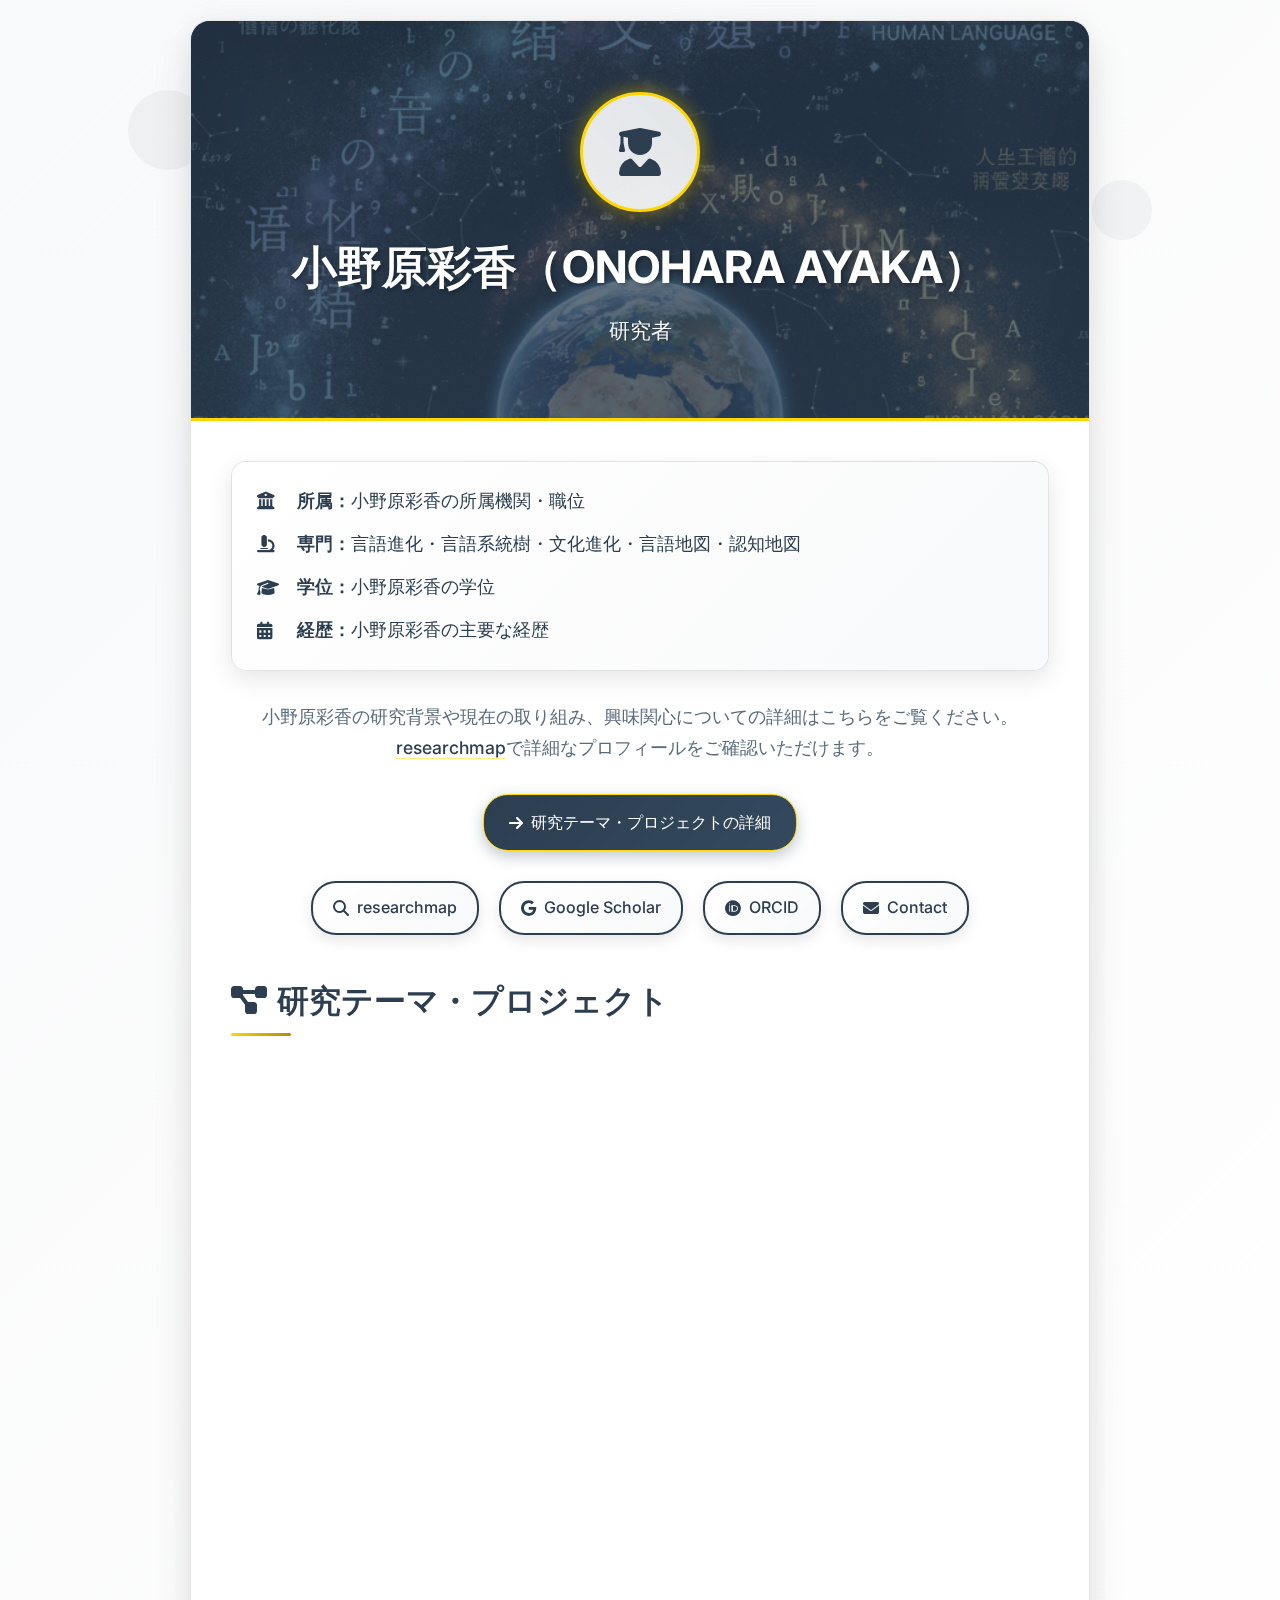
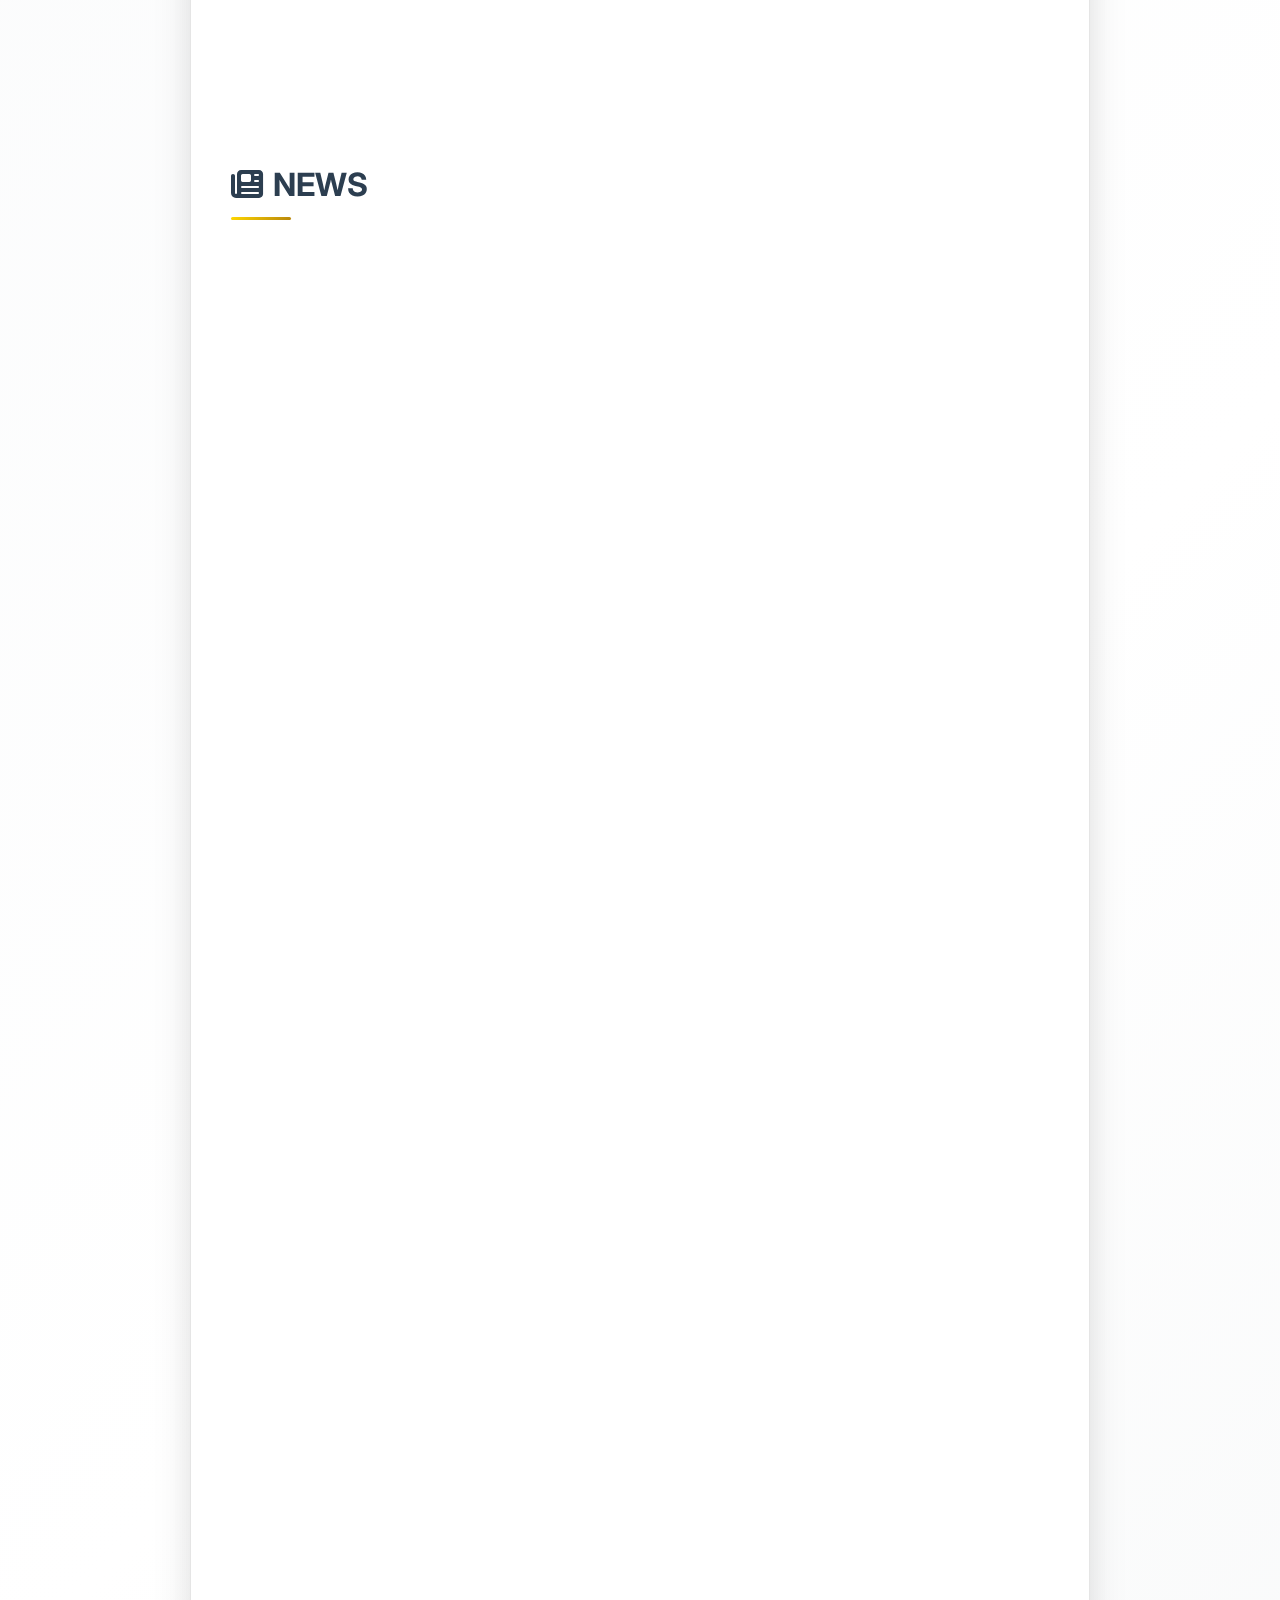
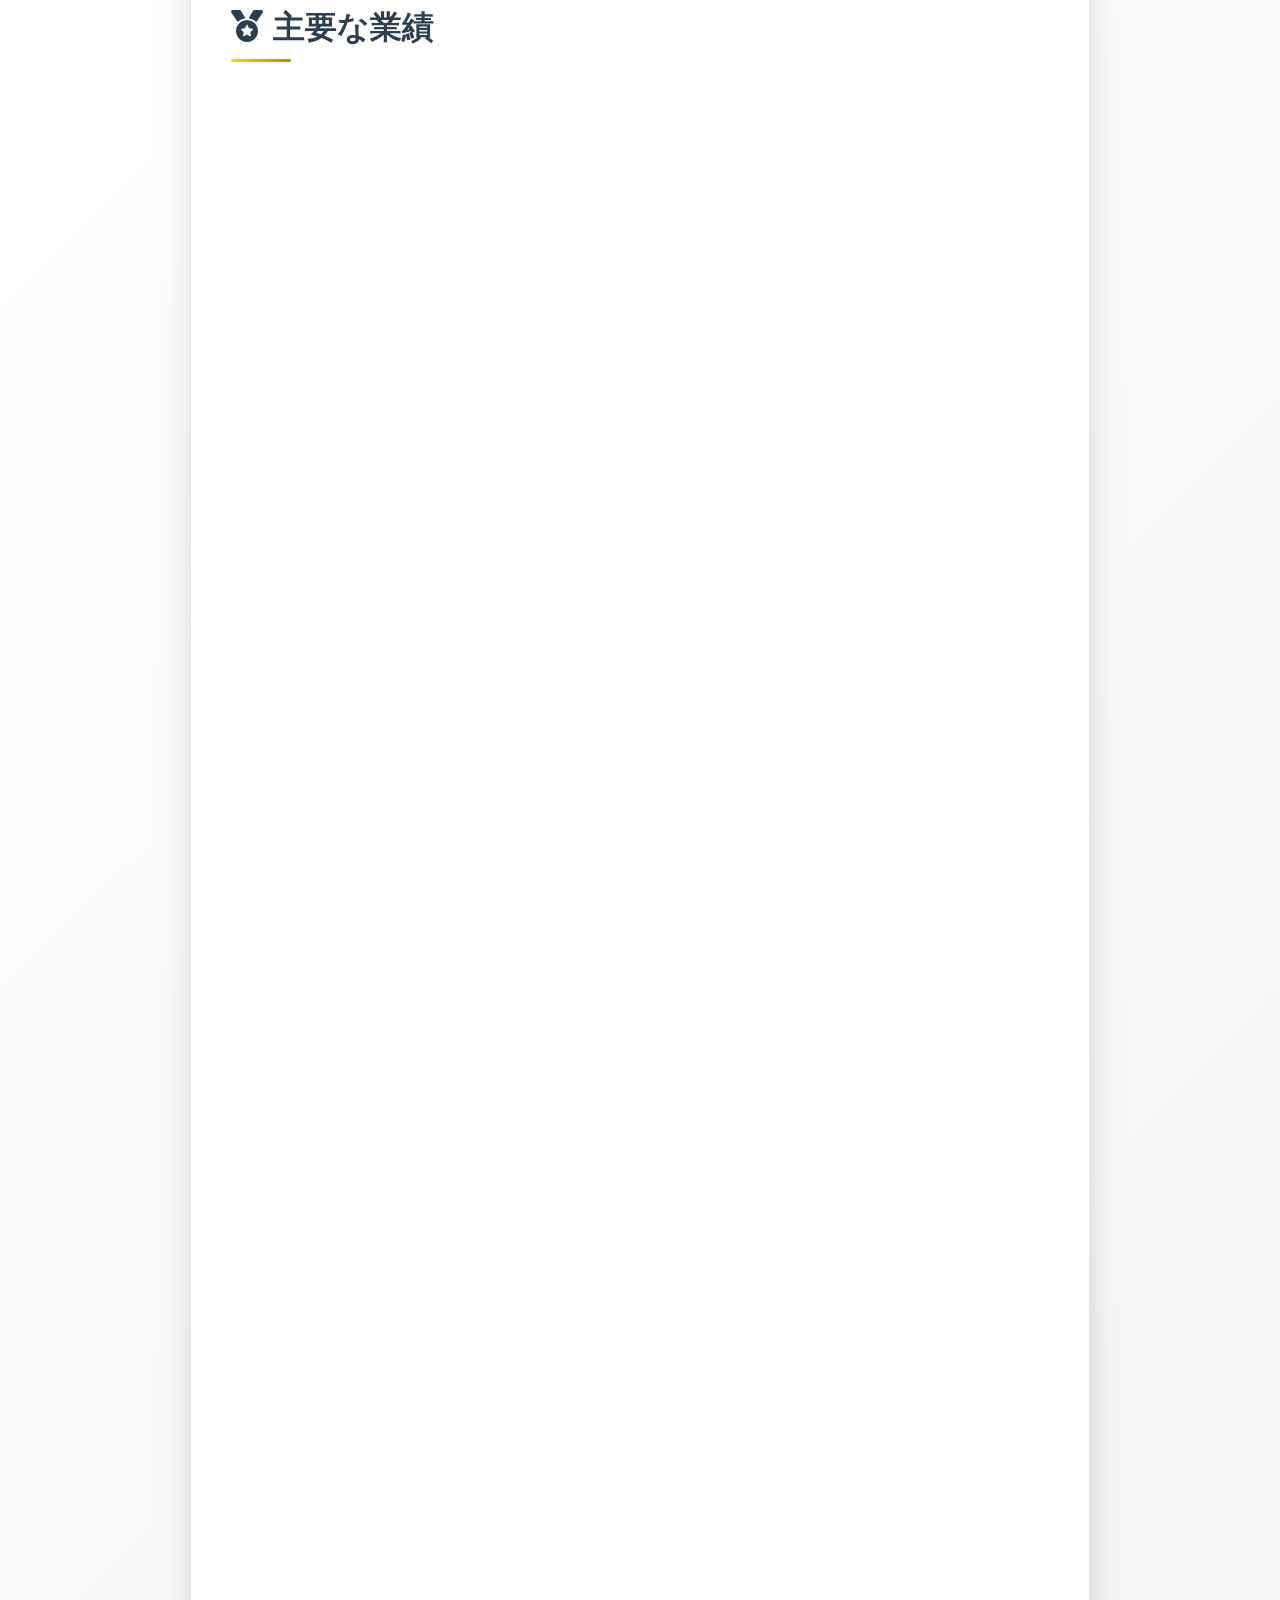
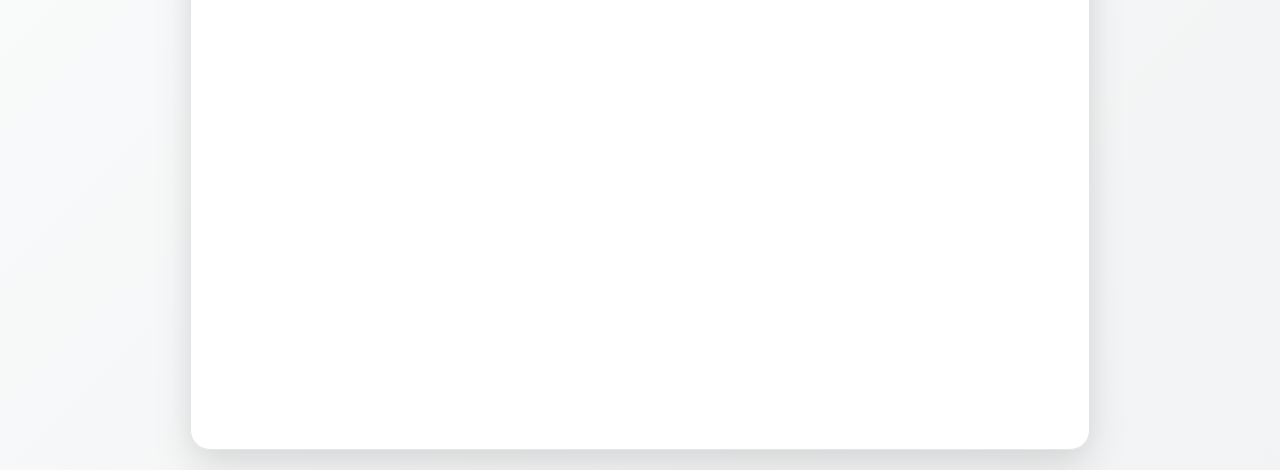
<file: index (1).html>
<!DOCTYPE html>
<html lang="ja">
<head>
    <meta charset="UTF-8">
    <meta name="viewport" content="width=device-width, initial-scale=1.0">
    <title>小野原彩香 - Research Profile</title>
    <!-- Font Awesome for icons -->
    <link rel="stylesheet" href="https://cdnjs.cloudflare.com/ajax/libs/font-awesome/6.4.0/css/all.min.css">
    <!-- Google Fonts -->
    <link href="https://fonts.googleapis.com/css2?family=Inter:wght@300;400;500;600;700&display=swap" rel="stylesheet">
    <style>
        * {
            margin: 0;
            padding: 0;
            box-sizing: border-box;
        }

        body {
            font-family: 'Inter', "Hiragino Kaku Gothic Pro", "ヒラギノ角ゴ Pro W3", Meiryo, "メイリオ", sans-serif;
            line-height: 1.6;
            color: #2c3e50;
            background: linear-gradient(135deg, #f8f9fa 0%, #ffffff 50%, #f1f3f4 100%);
            min-height: 100vh;
            padding: 20px;
        }
        
        .container {
            max-width: 900px;
            margin: 0 auto;
            background: rgba(255, 255, 255, 0.95);
            backdrop-filter: blur(20px);
            border: 1px solid rgba(0, 0, 0, 0.1);
            border-radius: 20px;
            box-shadow: 0 20px 40px rgba(0,0,0,0.1), 0 0 30px rgba(0, 0, 0, 0.05);
            overflow: hidden;
            animation: fadeInUp 0.8s ease-out;
        }

        @keyframes fadeInUp {
            from {
                opacity: 0;
                transform: translateY(30px);
            }
            to {
                opacity: 1;
                transform: translateY(0);
            }
        }

        .header-section {
            background: linear-gradient(rgba(44, 62, 80, 0.7), rgba(52, 73, 94, 0.8)), url('cosmic-language-map.png');
            background-size: cover;
            background-position: center;
            background-attachment: fixed;
            color: white;
            padding: 60px 40px;
            text-align: center;
            position: relative;
            overflow: hidden;
            border-bottom: 3px solid #FFD700;
            min-height: 400px;
            display: flex;
            flex-direction: column;
            justify-content: center;
            align-items: center;
        }

        .header-section::before {
            content: '';
            position: absolute;
            top: 0;
            left: 0;
            right: 0;
            bottom: 0;
            background: url('data:image/svg+xml,<svg xmlns="http://www.w3.org/2000/svg" viewBox="0 0 100 20"><defs><radialGradient id="a"><stop offset="20%" stop-color="%23fff" stop-opacity=".05"/><stop offset="100%" stop-color="%23fff" stop-opacity="0"/></radialGradient></defs><circle fill="url(%23a)" cx="10" cy="10" r="10"/><circle fill="url(%23a)" cx="50" cy="10" r="10"/><circle fill="url(%23a)" cx="90" cy="10" r="10"/></svg>') repeat;
            opacity: 0.3;
        }

        .profile-image {
            width: 120px;
            height: 120px;
            border-radius: 50%;
            background: linear-gradient(45deg, rgba(255, 255, 255, 0.9) 0%, rgba(248, 249, 250, 0.9) 100%);
            display: flex;
            align-items: center;
            justify-content: center;
            margin: 0 auto 20px;
            position: relative;
            z-index: 1;
            box-shadow: 0 10px 30px rgba(0,0,0,0.3), 0 0 20px rgba(255, 215, 0, 0.5);
            border: 3px solid #FFD700;
            backdrop-filter: blur(10px);
        }

        .profile-image i {
            font-size: 48px;
            color: #2c3e50;
        }
        
        h1 {
            font-size: 2.8em;
            font-weight: 700;
            margin-bottom: 10px;
            position: relative;
            z-index: 1;
            text-shadow: 2px 2px 4px rgba(0,0,0,0.3);
        }
        
        .subtitle {
            font-size: 1.3em;
            opacity: 0.95;
            font-weight: 400;
            position: relative;
            z-index: 1;
            text-shadow: 1px 1px 2px rgba(0,0,0,0.3);
        }

        .content {
            padding: 40px;
        }

        .profile-info {
            background: linear-gradient(135deg, #ffffff 0%, #f8f9fa 100%);
            border: 1px solid rgba(0, 0, 0, 0.1);
            padding: 25px;
            border-radius: 15px;
            margin-bottom: 30px;
            box-shadow: 0 8px 25px rgba(0,0,0,0.1);
            transition: transform 0.3s ease, box-shadow 0.3s ease;
        }

        .profile-info:hover {
            transform: translateY(-5px);
            box-shadow: 0 15px 35px rgba(0,0,0,0.15);
        }

        .info-item {
            display: flex;
            align-items: center;
            margin-bottom: 15px;
            font-size: 1.1em;
            color: #2c3e50;
        }

        .info-item:last-child {
            margin-bottom: 0;
        }

        .info-item i {
            width: 25px;
            color: #2c3e50;
            margin-right: 15px;
        }
        
        .links {
            display: flex;
            justify-content: center;
            gap: 20px;
            margin: 30px 0;
            flex-wrap: wrap;
        }
        
        .social-link {
            display: inline-flex;
            align-items: center;
            gap: 8px;
            padding: 12px 20px;
            background: linear-gradient(135deg, #ffffff 0%, #f8f9fa 100%);
            border: 2px solid #2c3e50;
            color: #2c3e50;
            text-decoration: none;
            border-radius: 25px;
            font-weight: 500;
            transition: all 0.3s ease;
            box-shadow: 0 5px 15px rgba(0,0,0,0.1);
        }
        
        .social-link:hover {
            transform: translateY(-3px);
            box-shadow: 0 10px 25px rgba(0,0,0,0.2);
            background: linear-gradient(135deg, #2c3e50 0%, #34495e 100%);
            border-color: #2c3e50;
            color: #ffffff;
        }

        h2 {
            font-size: 2em;
            margin: 40px 0 25px;
            color: #2c3e50;
            position: relative;
            padding-bottom: 10px;
        }

        h2::after {
            content: '';
            position: absolute;
            bottom: 0;
            left: 0;
            width: 60px;
            height: 3px;
            background: linear-gradient(135deg, #FFD700 0%, #B8860B 100%);
            border-radius: 2px;
        }

        .research-themes {
            display: grid;
            grid-template-columns: repeat(auto-fit, minmax(320px, 1fr));
            gap: 25px;
            margin: 30px 0;
        }
        
        .theme-card {
            background: linear-gradient(135deg, #ffffff 0%, #f8f9fa 100%);
            border: 1px solid rgba(0, 0, 0, 0.1);
            padding: 30px;
            border-radius: 15px;
            box-shadow: 0 8px 25px rgba(0,0,0,0.1);
            transition: all 0.3s ease;
            position: relative;
            overflow: hidden;
        }

        .theme-card::before {
            content: '';
            position: absolute;
            top: 0;
            left: 0;
            right: 0;
            height: 4px;
            background: linear-gradient(135deg, #FFD700 0%, #B8860B 100%);
        }
        
        .theme-card:hover {
            transform: translateY(-8px);
            box-shadow: 0 20px 40px rgba(0,0,0,0.15);
            border-color: rgba(0, 0, 0, 0.2);
        }
        
        .theme-card h3 {
            color: #2c3e50;
            margin-bottom: 15px;
            font-size: 1.3em;
            font-weight: 600;
        }

        .theme-card p {
            color: #5a6c7d;
            line-height: 1.7;
        }
        
        .news-item {
            background: linear-gradient(135deg, #ffffff 0%, #f8f9fa 100%);
            border: 1px solid rgba(0, 0, 0, 0.1);
            margin-bottom: 20px;
            padding: 25px;
            border-radius: 12px;
            border-left: 4px solid #2c3e50;
            box-shadow: 0 5px 20px rgba(0,0,0,0.1);
            transition: all 0.3s ease;
            position: relative;
            overflow: hidden;
        }

        .news-item::before {
            content: '';
            position: absolute;
            top: 0;
            left: 0;
            width: 100%;
            height: 100%;
            background: linear-gradient(135deg, transparent 0%, rgba(44, 62, 80, 0.02) 100%);
            pointer-events: none;
        }
        
        .news-item:hover {
            transform: translateX(5px);
            box-shadow: 0 10px 30px rgba(0,0,0,0.15);
            border-left-color: #FFD700;
        }
        
        .news-date {
            display: inline-flex;
            align-items: center;
            color: #2c3e50;
            font-weight: 600;
            font-size: 0.95em;
            margin-bottom: 8px;
        }

        .news-date i {
            margin-right: 8px;
        }
        
        .news-content {
            color: #2c3e50;
            line-height: 1.7;
        }

        .news-content a {
            color: #2c3e50;
            text-decoration: none;
            font-weight: 500;
            transition: color 0.3s ease;
            border-bottom: 1px solid rgba(255, 215, 0, 0.5);
        }

        .news-content a:hover {
            color: #FFD700;
            text-decoration: none;
            border-bottom-color: #FFD700;
        }

        .publications {
            background: linear-gradient(135deg, #ffffff 0%, #f8f9fa 100%);
            border: 1px solid rgba(0, 0, 0, 0.1);
            padding: 30px;
            border-radius: 15px;
            margin-top: 30px;
            box-shadow: 0 8px 25px rgba(0,0,0,0.1);
        }

        .publications h3 {
            color: #2c3e50;
            margin-bottom: 20px;
            font-size: 1.4em;
            display: flex;
            align-items: center;
        }

        .publications h3 i {
            margin-right: 10px;
            color: #2c3e50;
        }

        .publications ul {
            list-style: none;
        }

        .publications li {
            background: linear-gradient(135deg, #f8f9fa 0%, #ffffff 100%);
            border: 1px solid rgba(0, 0, 0, 0.08);
            padding: 20px;
            margin-bottom: 15px;
            border-radius: 10px;
            box-shadow: 0 5px 15px rgba(0,0,0,0.08);
            transition: all 0.3s ease;
            border-left: 3px solid #FFD700;
            color: #2c3e50;
        }

        .publications li:hover {
            transform: translateX(5px);
            box-shadow: 0 8px 25px rgba(0,0,0,0.12);
            border-left-color: #2c3e50;
        }

        .floating-shapes {
            position: fixed;
            top: 0;
            left: 0;
            width: 100%;
            height: 100%;
            pointer-events: none;
            z-index: -1;
        }

        .shape {
            position: absolute;
            border-radius: 50%;
            background: linear-gradient(135deg, rgba(44, 62, 80, 0.05) 0%, rgba(52, 73, 94, 0.05) 100%);
            animation: float 6s ease-in-out infinite;
        }

        .shape:nth-child(1) {
            top: 10%;
            left: 10%;
            width: 80px;
            height: 80px;
            animation-delay: 0s;
        }

        .shape:nth-child(2) {
            top: 20%;
            right: 10%;
            width: 60px;
            height: 60px;
            animation-delay: 2s;
        }

        .shape:nth-child(3) {
            bottom: 20%;
            left: 20%;
            width: 40px;
            height: 40px;
            animation-delay: 4s;
        }

        @keyframes float {
            0%, 100% {
                transform: translateY(0px);
            }
            50% {
                transform: translateY(-20px);
            }
        }
        
        @media (max-width: 768px) {
            body {
                padding: 10px;
            }
            
            .container {
                border-radius: 15px;
            }
            
            .header-section {
                padding: 40px 25px;
                min-height: 350px;
                background-attachment: scroll;
            }
            
            .content {
                padding: 25px;
            }
            
            h1 {
                font-size: 2.2em;
            }
            
            .links {
                gap: 15px;
            }
            
            .social-link {
                padding: 10px 15px;
                font-size: 0.9em;
            }

            .research-themes {
                grid-template-columns: 1fr;
                gap: 20px;
            }
        }
    </style>
</head>
<body>
    <div class="floating-shapes">
        <div class="shape"></div>
        <div class="shape"></div>
        <div class="shape"></div>
    </div>

    <div class="container">
        <div class="header-section">
            <div class="profile-image">
                <i class="fas fa-user-graduate"></i>
            </div>
            <h1>小野原彩香（ONOHARA AYAKA）</h1>
            <div class="subtitle">研究者</div>
        </div>

        <div class="content">
            <div class="profile-info">
                <div class="info-item">
                    <i class="fas fa-university"></i>
                    <span><strong>所属：</strong>小野原彩香の所属機関・職位</span>
                </div>
                <div class="info-item">
                    <i class="fas fa-microscope"></i>
                    <span><strong>専門：</strong>言語進化・言語系統樹・文化進化・言語地図・認知地図</span>
                </div>
                <div class="info-item">
                    <i class="fas fa-graduation-cap"></i>
                    <span><strong>学位：</strong>小野原彩香の学位</span>
                </div>
                <div class="info-item">
                    <i class="fas fa-calendar-alt"></i>
                    <span><strong>経歴：</strong>小野原彩香の主要な経歴</span>
                </div>
            </div>

            <p style="text-align: center; color: #5a6c7d; font-size: 1.1em; line-height: 1.8; margin: 30px 0;">
                小野原彩香の研究背景や現在の取り組み、興味関心についての詳細はこちらをご覧ください。
                <a href="https://researchmap.jp/onohara-ayaka" target="_blank" style="color: #2c3e50; text-decoration: none; font-weight: 500; border-bottom: 1px solid rgba(255, 215, 0, 0.5);">researchmap</a>で詳細なプロフィールをご確認いただけます。
            </p>

            <p style="text-align: center; margin: 20px 0;">
                <a href="research-themes.html" style="display: inline-flex; align-items: center; gap: 8px; padding: 15px 25px; background: linear-gradient(135deg, #2c3e50 0%, #34495e 100%); color: white; text-decoration: none; border-radius: 25px; font-weight: 500; transition: all 0.3s ease; box-shadow: 0 5px 15px rgba(44, 62, 80, 0.3); border: 1px solid #FFD700;">
                    <i class="fas fa-arrow-right"></i>
                    研究テーマ・プロジェクトの詳細
                </a>
            </p>
            
            <div class="links">
                <a href="https://researchmap.jp/onohara-ayaka" target="_blank" class="social-link">
                    <i class="fas fa-search"></i>
                    researchmap
                </a>
                <a href="https://scholar.google.com/citations?user=ONOHARA_ID" target="_blank" class="social-link">
                    <i class="fab fa-google"></i>
                    Google Scholar
                </a>
                <a href="https://orcid.org/0000-0000-0000-0000" target="_blank" class="social-link">
                    <i class="fab fa-orcid"></i>
                    ORCID
                </a>
                <a href="mailto:onohara.ayaka@example.ac.jp" class="social-link">
                    <i class="fas fa-envelope"></i>
                    Contact
                </a>
            </div>

            <h2><i class="fas fa-project-diagram" style="margin-right: 10px; color: #2c3e50;"></i>研究テーマ・プロジェクト</h2>
            <div class="research-themes">
                <div class="theme-card">
                    <h3><i class="fas fa-dna" style="margin-right: 8px; color: #2c3e50;"></i>言語進化</h3>
                    <p>人類の言語がどのように進化してきたかを、生物学的進化と文化的進化の両面から研究しています。言語の起源から現代に至るまでの変遷を解明します。</p>
                </div>
                
                <div class="theme-card">
                    <h3><i class="fas fa-project-diagram" style="margin-right: 8px; color: #2c3e50;"></i>言語系統樹</h3>
                    <p>世界の言語間の系統関係を樹形図として可視化し、言語ファミリーの分岐パターンや時系列変化を定量的に分析する研究を行っています。</p>
                </div>

                <div class="theme-card">
                    <h3><i class="fas fa-users" style="margin-right: 8px; color: #2c3e50;"></i>文化進化</h3>
                    <p>言語と文化の共進化メカニズムを探求し、社会構造や技術革新が言語変化に与える影響を多角的に研究しています。</p>
                </div>

                <div class="theme-card">
                    <h3><i class="fas fa-globe" style="margin-right: 8px; color: #2c3e50;"></i>言語地図</h3>
                    <p>地理空間における言語分布パターンの可視化と分析を通じて、地理的要因が言語多様性に与える影響を研究しています。</p>
                </div>

                <div class="theme-card">
                    <h3><i class="fas fa-brain" style="margin-right: 8px; color: #2c3e50;"></i>認知地図</h3>
                    <p>人間の認知プロセスにおける空間情報処理と言語の関係性を探り、認知言語学の視点から言語の空間概念を研究しています。</p>
                </div>
            </div>

            <h2><i class="fas fa-newspaper" style="margin-right: 10px; color: #2c3e50;"></i>NEWS</h2>
            <div class="news-section">
                <div class="news-item">
                    <div class="news-date">
                        <i class="fas fa-calendar"></i>
                        2025.09.05
                    </div>
                    <div class="news-content">
                        ・研究発表<a href="https://speakerdeck.com/onohara-ayaka/presentation-title" target="_blank">「言語系統樹と文化進化の相関分析」</a>を<a href="#" target="_blank">国際言語学会2025</a>にて行いました。
                        <div style="margin-top: 8px;">
                            <a href="https://speakerdeck.com/onohara-ayaka/presentation-title" target="_blank" style="display: inline-flex; align-items: center; gap: 5px; font-size: 0.9em; color: #e67e22; text-decoration: none;">
                                <i class="fas fa-presentation"></i>
                                発表スライド
                            </a>
                        </div>
                    </div>
                </div>

                <div class="news-item">
                    <div class="news-date">
                        <i class="fas fa-calendar"></i>
                        2025.08.31
                    </div>
                    <div class="news-content">
                        ・文科省主催<a href="#" target="_blank">「言語多様性保護プロジェクト2025」</a>にて審査員を行いました。
                    </div>
                </div>
                
                <div class="news-item">
                    <div class="news-date">
                        <i class="fas fa-calendar"></i>
                        2025.08.19
                    </div>
                    <div class="news-content">
                        ・パネル討論<a href="https://speakerdeck.com/onohara-ayaka/panel-discussion" target="_blank">「言語地図研究の現在地」へのコメント</a>を<a href="https://www.youtube.com/watch?v=VIDEO_ID" target="_blank">言語地理学研究会</a>にて行いました。
                        <div style="margin-top: 8px; display: flex; gap: 15px;">
                            <a href="https://speakerdeck.com/onohara-ayaka/panel-discussion" target="_blank" style="display: inline-flex; align-items: center; gap: 5px; font-size: 0.9em; color: #e67e22; text-decoration: none;">
                                <i class="fas fa-presentation"></i>
                                発表資料
                            </a>
                            <a href="https://www.youtube.com/watch?v=VIDEO_ID" target="_blank" style="display: inline-flex; align-items: center; gap: 5px; font-size: 0.9em; color: #e74c3c; text-decoration: none;">
                                <i class="fab fa-youtube"></i>
                                動画
                            </a>
                        </div>
                    </div>
                </div>
                
                <div class="news-item">
                    <div class="news-date">
                        <i class="fas fa-calendar"></i>
                        2025.07.31
                    </div>
                    <div class="news-content">
                        ・論文「認知地図と言語系統樹の統合的分析」（単著）が、<a href="https://doi.org/10.xxxx/journal.2025.xxx" target="_blank">言語科学ジャーナル 63(2)</a>に掲載されました。
                        <div style="margin-top: 8px;">
                            <a href="https://doi.org/10.xxxx/journal.2025.xxx" target="_blank" style="display: inline-flex; align-items: center; gap: 5px; font-size: 0.9em; color: #3498db; text-decoration: none;">
                                <i class="fas fa-external-link-alt"></i>
                                DOI: 10.xxxx/journal.2025.xxx
                            </a>
                        </div>
                    </div>
                </div>

                <div class="news-item">
                    <div class="news-date">
                        <i class="fas fa-calendar"></i>
                        2025.07.07
                    </div>
                    <div class="news-content">
                        ・受賞「言語地図データベースによる文化進化分析の試行」を<a href="#" target="_blank">「言語学会2025」ポスターセッション</a>で行い、「優秀ポスター賞」を受賞しました。
                        <div style="margin-top: 8px;">
                            <span style="display: inline-flex; align-items: center; gap: 5px; font-size: 0.9em; color: #f39c12;">
                                <i class="fas fa-trophy"></i>
                                優秀ポスター賞受賞
                            </span>
                        </div>
                    </div>
                </div>
                
                <div class="news-item">
                    <div class="news-date">
                        <i class="fas fa-calendar"></i>
                        2025.05.26
                    </div>
                    <div class="news-content">
                        ・雑誌<a href="https://example.com/magazine/article" target="_blank">「言語研究マガジン第3号」</a>に特別寄稿した記事が掲載されました。
                    </div>
                </div>

                <div class="news-item">
                    <div class="news-date">
                        <i class="fas fa-calendar"></i>
                        2025.03.22
                    </div>
                    <div class="news-content">
                        ・基調講演「デジタル言語地図の活用による言語多様性研究の推進」を、○○大学「言語情報学人材育成プログラム」フォーラムで行いました。その様子が<a href="#" target="_blank">「言語学ニュース」</a>ならびに「言語研究 No.128」（2024.08.10）に掲載されました。
                    </div>
                </div>

                <div class="news-item">
                    <div class="news-date">
                        <i class="fas fa-calendar"></i>
                        2025.04.21
                    </div>
                    <div class="news-content">
                        ・書籍論文「言語系統樹データの活用と実践例」が、<a href="https://example.com/book" target="_blank">計算言語学入門・改訂版（編著者名 編著）</a>に掲載されました。
                    </div>
                </div>
            </div>

            <h2><i class="fas fa-medal" style="margin-right: 10px; color: #2c3e50;"></i>主要な業績</h2>
            <div class="publications">
                <h3><i class="fas fa-file-alt"></i>主要論文</h3>
                <ul>
                    <li>
                        小野原彩香 (2025) "認知地図と言語系統樹の統合的分析手法の開発", 言語科学ジャーナル, Vol.63, No.2, pp.45-62.
                        <div style="margin-top: 8px;">
                            <a href="https://doi.org/10.xxxx/journal.2025.xxx" target="_blank" style="display: inline-flex; align-items: center; gap: 5px; font-size: 0.9em; color: #3498db; text-decoration: none;">
                                <i class="fas fa-external-link-alt"></i>
                                DOI: 10.xxxx/journal.2025.xxx
                            </a>
                        </div>
                    </li>
                    <li>
                        小野原彩香, 共著者名 (2024) "文化進化モデルを用いた言語分布パターンの解析", 国際言語学ジャーナル, Vol.42, No.1, pp.123-140.
                        <div style="margin-top: 8px;">
                            <a href="https://doi.org/10.xxxx/intjournal.2024.xxx" target="_blank" style="display: inline-flex; align-items: center; gap: 5px; font-size: 0.9em; color: #3498db; text-decoration: none;">
                                <i class="fas fa-external-link-alt"></i>
                                DOI: 10.xxxx/intjournal.2024.xxx
                            </a>
                        </div>
                    </li>
                    <li>
                        小野原彩香 (2023) "言語地図データベース構築における新手法の提案", 計算言語学研究, Vol.28, No.3, pp.78-95.
                        <div style="margin-top: 8px;">
                            <a href="https://researchmap.jp/onohara-ayaka/published_papers/paper_id" target="_blank" style="display: inline-flex; align-items: center; gap: 5px; font-size: 0.9em; color: #27ae60; text-decoration: none;">
                                <i class="fas fa-search"></i>
                                researchmap
                            </a>
                        </div>
                    </li>
                </ul>
                
                <h3><i class="fas fa-microphone"></i>主要学会発表</h3>
                <ul>
                    <li>
                        小野原彩香 (2025) "言語系統樹と認知地図の統合モデル", 第XX回国際言語学会, 東京.
                        <div style="margin-top: 8px;">
                            <a href="https://speakerdeck.com/onohara-ayaka/presentation2025" target="_blank" style="display: inline-flex; align-items: center; gap: 5px; font-size: 0.9em; color: #e67e22; text-decoration: none;">
                                <i class="fas fa-presentation"></i>
                                発表スライド
                            </a>
                        </div>
                    </li>
                    <li>
                        小野原彩香, 共著者名 (2024) "文化進化による言語変化の定量分析", 言語学会2024年度大会, 大阪.
                        <div style="margin-top: 8px;">
                            <a href="https://speakerdeck.com/onohara-ayaka/presentation2024" target="_blank" style="display: inline-flex; align-items: center; gap: 5px; font-size: 0.9em; color: #e67e22; text-decoration: none;">
                                <i class="fas fa-presentation"></i>
                                発表スライド
                            </a>
                        </div>
                    </li>
                    <li>小野原彩香 (2023) "言語地図における空間統計手法の応用", 計算言語学研究会, 京都.</li>
                </ul>

                <h3><i class="fas fa-trophy"></i>受賞・表彰</h3>
                <ul>
                    <li>
                        2025年 言語学会「優秀論文賞」
                        <div style="margin-top: 5px; font-size: 0.9em; color: #5a6c7d;">
                            論文「認知地図と言語系統樹の統合的分析手法の開発」に対して
                        </div>
                    </li>
                    <li>
                        2024年 国際言語学会2024「Best Presentation Award」
                        <div style="margin-top: 5px; font-size: 0.9em; color: #5a6c7d;">
                            発表「文化進化による言語変化の定量分析」に対して
                        </div>
                    </li>
                    <li>
                        2023年 若手言語学者奨励賞（言語学振興財団）
                        <div style="margin-top: 5px; font-size: 0.9em; color: #5a6c7d;">
                            言語地理学分野での優れた研究成果に対して
                        </div>
                    </li>
                </ul>

                <h3><i class="fas fa-book"></i>書籍・著作</h3>
                <ul>
                    <li>
                        小野原彩香 (2024) "言語進化と文化進化：統合的アプローチ", 言語学出版, 全256ページ.
                        <div style="margin-top: 8px;">
                            <a href="https://example.com/book-link" target="_blank" style="display: inline-flex; align-items: center; gap: 5px; font-size: 0.9em; color: #8e44ad; text-decoration: none;">
                                <i class="fas fa-shopping-cart"></i>
                                購入リンク
                            </a>
                        </div>
                    </li>
                    <li>
                        編著者名 編著, 小野原彩香 他 (2023) "計算言語学の最前線", 学術出版社, pp.45-78（第3章「言語地図と系統樹分析」担当）.
                    </li>
                </ul>

                <h3><i class="fas fa-microscope"></i>研究助成・プロジェクト</h3>
                <ul>
                    <li>
                        科学研究費助成事業 基盤研究(B) 2024-2027年度
                        <div style="margin-top: 5px; font-size: 0.9em; color: #2c3e50; font-weight: 500;">
                            「言語系統樹と文化進化モデルの統合による言語変化予測システムの開発」（研究代表者）
                        </div>
                        <div style="margin-top: 3px; font-size: 0.85em; color: #5a6c7d;">
                            研究課題番号：24H00000, 総額：8,000千円
                        </div>
                    </li>
                    <li>
                        言語学振興財団研究助成 2023-2024年度
                        <div style="margin-top: 5px; font-size: 0.9em; color: #2c3e50; font-weight: 500;">
                            「認知地図データの言語地理学的分析手法開発」（研究代表者）
                        </div>
                        <div style="margin-top: 3px; font-size: 0.85em; color: #5a6c7d;">
                            総額：2,000千円
                        </div>
                    </li>
                </ul>
            </div>
        </div>
    </div>

    <script>
        // スムーズスクロールとアニメーション効果
        document.addEventListener('DOMContentLoaded', function() {
            // 要素が見えたときにアニメーション
            const observerOptions = {
                threshold: 0.1,
                rootMargin: '0px 0px -50px 0px'
            };

            const observer = new IntersectionObserver(function(entries) {
                entries.forEach(entry => {
                    if (entry.isIntersecting) {
                        entry.target.style.opacity = '1';
                        entry.target.style.transform = 'translateY(0)';
                    }
                });
            }, observerOptions);

            // アニメーション対象の要素を観察
            document.querySelectorAll('.theme-card, .news-item, .publications').forEach(el => {
                el.style.opacity = '0';
                el.style.transform = 'translateY(20px)';
                el.style.transition = 'opacity 0.6s ease, transform 0.6s ease';
                observer.observe(el);
            });

            // ソーシャルリンクにリップルエフェクト
            document.querySelectorAll('.social-link').forEach(link => {
                link.addEventListener('click', function(e) {
                    let ripple = document.createElement('span');
                    let rect = this.getBoundingClientRect();
                    let size = Math.max(rect.width, rect.height);
                    let x = e.clientX - rect.left - size / 2;
                    let y = e.clientY - rect.top - size / 2;
                    
                    ripple.style.cssText = `
                        position: absolute;
                        width: ${size}px;
                        height: ${size}px;
                        left: ${x}px;
                        top: ${y}px;
                        background: rgba(255,255,255,0.5);
                        border-radius: 50%;
                        transform: scale(0);
                        animation: ripple 0.6s linear;
                        pointer-events: none;
                    `;
                    
                    this.style.position = 'relative';
                    this.style.overflow = 'hidden';
                    this.appendChild(ripple);
                    
                    setTimeout(() => {
                        ripple.remove();
                    }, 600);
                });
            });
        });

        // CSSアニメーションの定義
        const style = document.createElement('style');
        style.textContent = `
            @keyframes ripple {
                to {
                    transform: scale(4);
                    opacity: 0;
                }
            }
        `;
        document.head.appendChild(style);
    </script>
</body>
</html>
</file>
